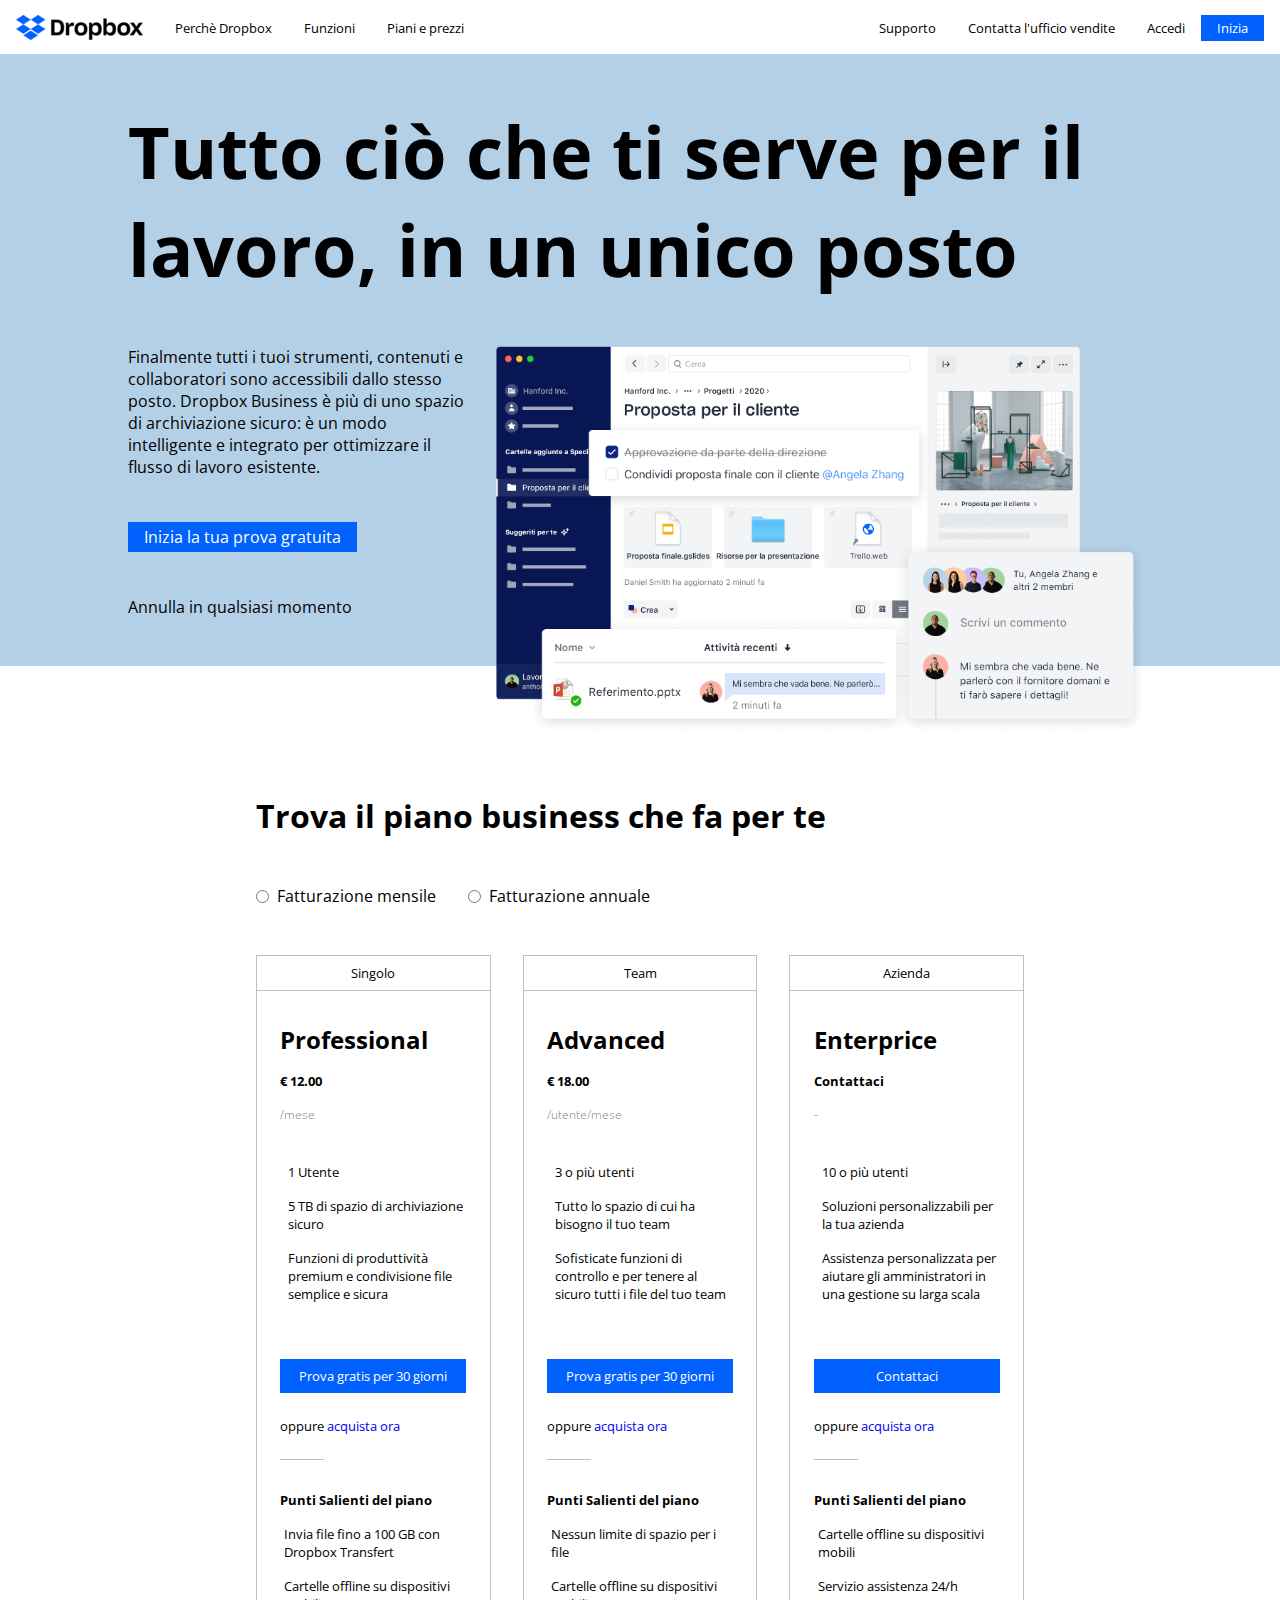
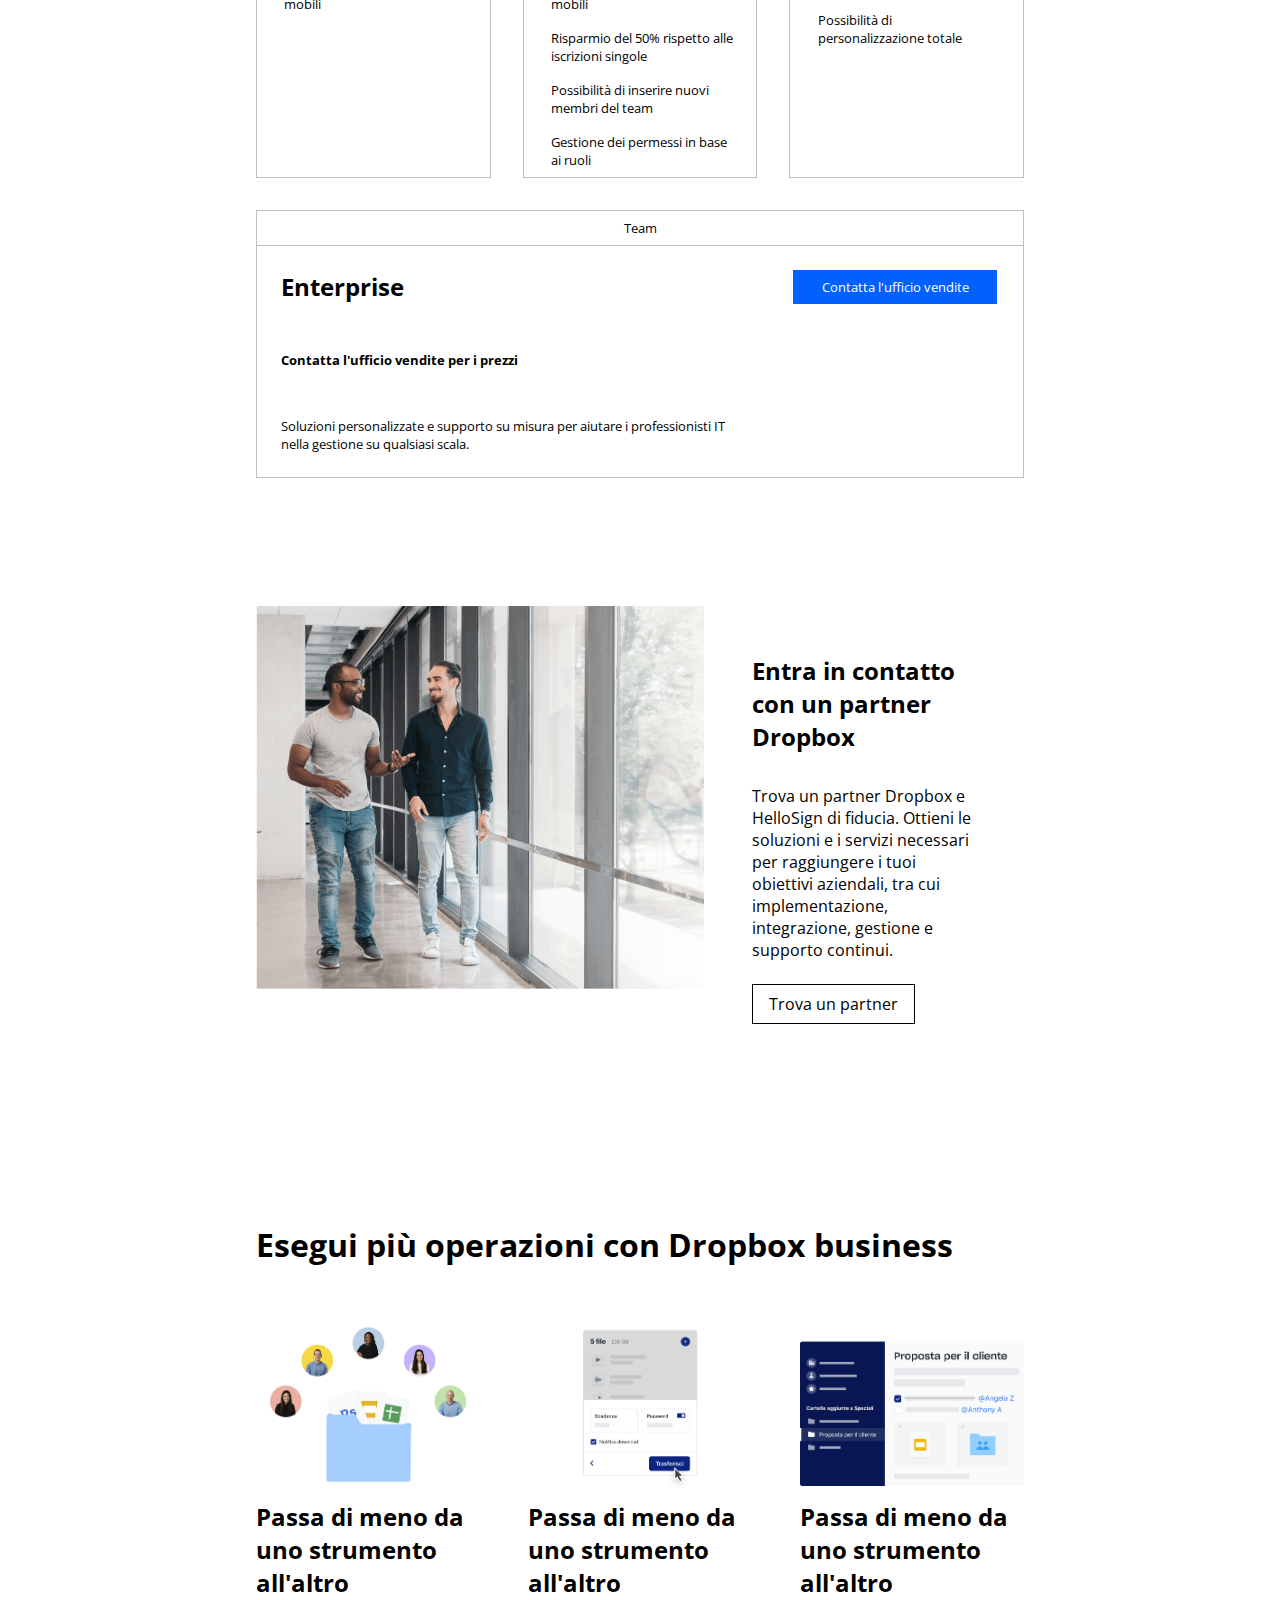
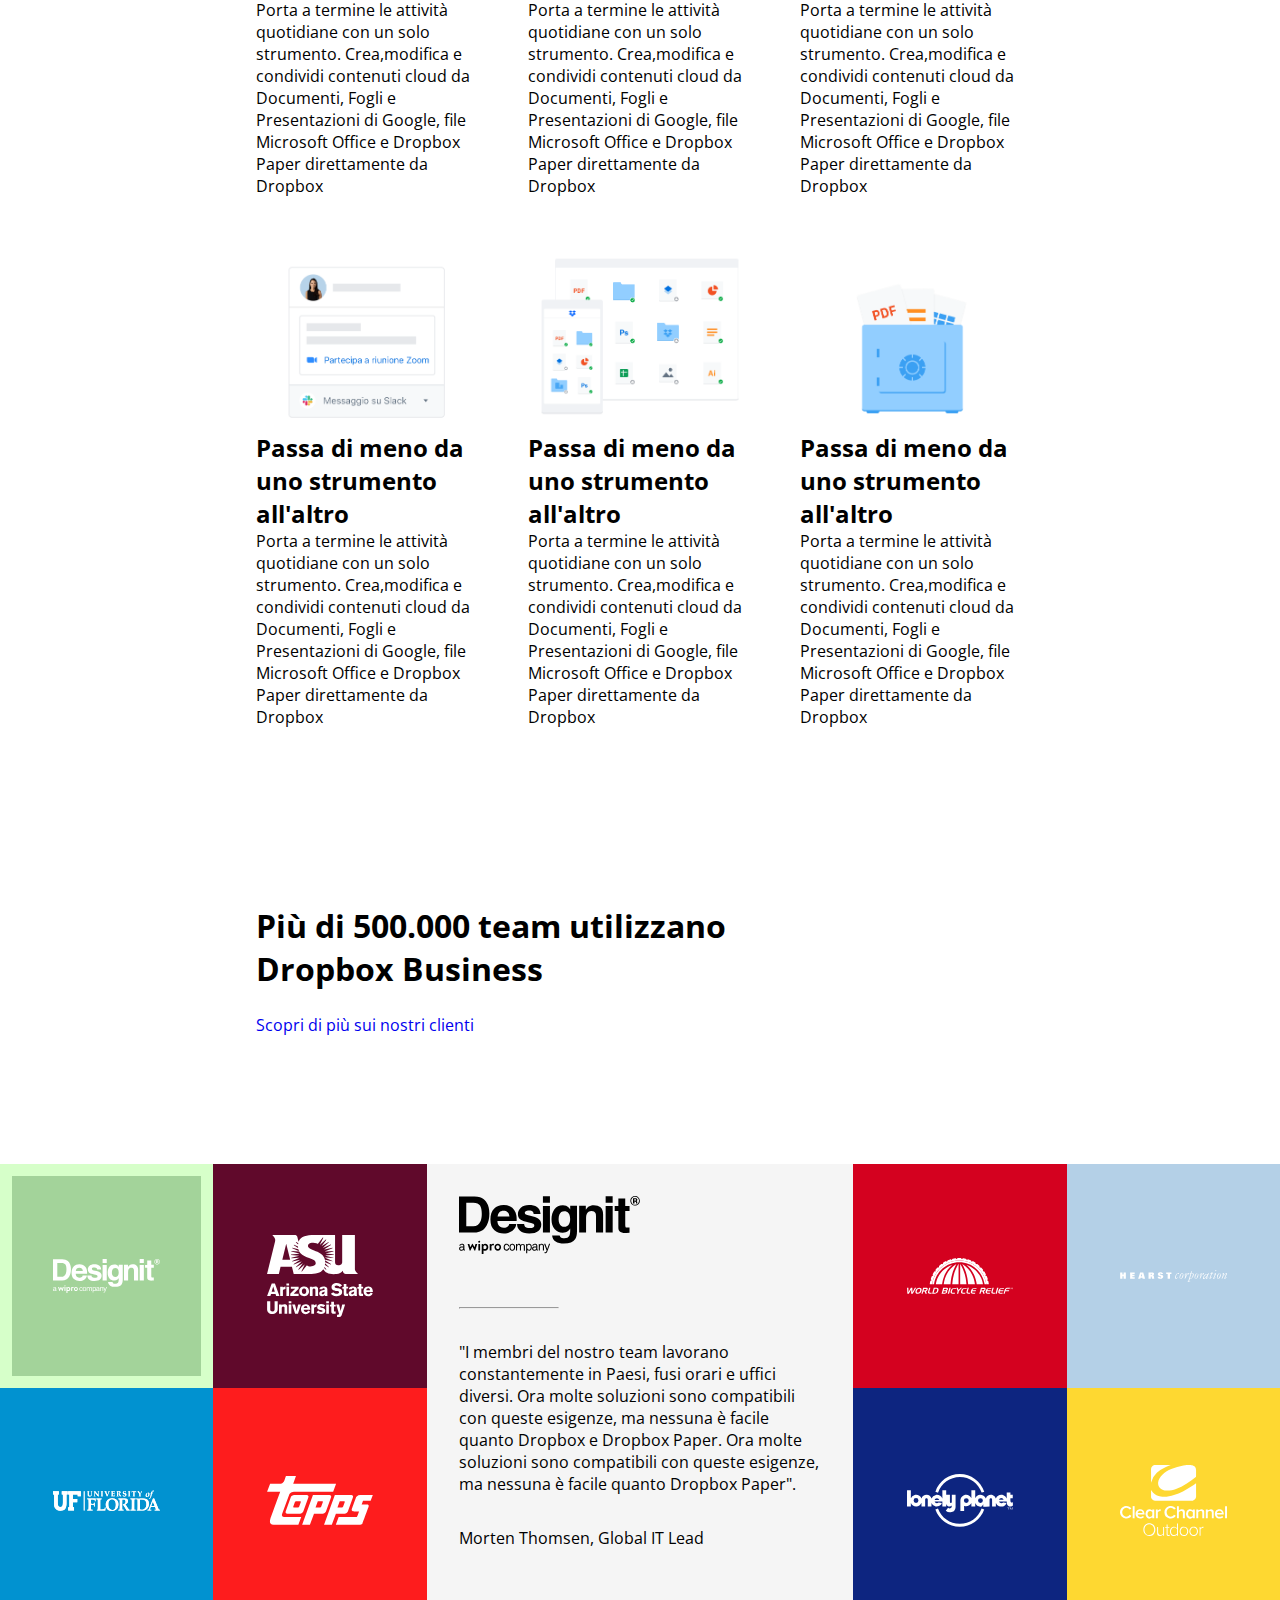
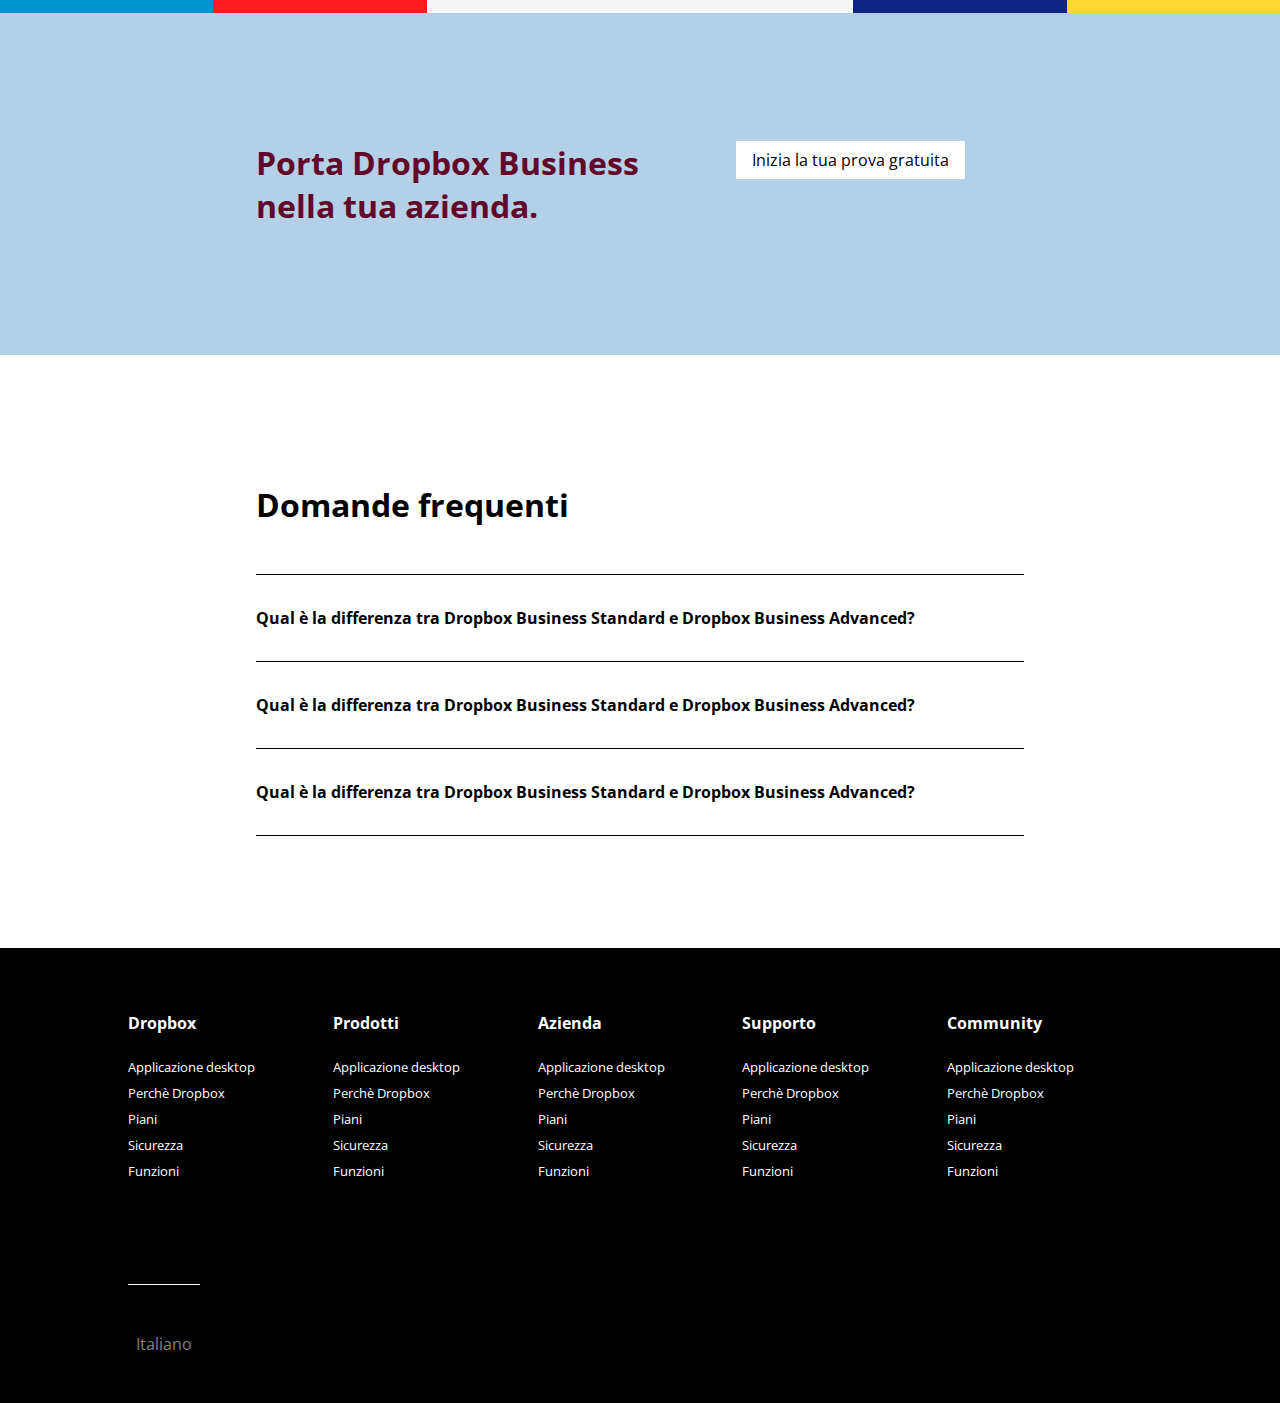
<file: index.html>
<!DOCTYPE html>
<html lang="en">
<head>
    <meta charset="UTF-8">
    <meta name="viewport" content="width=device-width, initial-scale=1.0">
    <title>DropBox</title>
    <link rel="preconnect" href="https://fonts.googleapis.com">
    <link rel="preconnect" href="https://fonts.gstatic.com" crossorigin>
    <link href="https://fonts.googleapis.com/css2?family=Open+Sans:wght@300;400;500;600;700;800&display=swap" rel="stylesheet">
    <link rel="stylesheet" href="https://cdnjs.cloudflare.com/ajax/libs/font-awesome/6.4.0/css/all.min.css" integrity="sha512-iecdLmaskl7CVkqkXNQ/ZH/XLlvWZOJyj7Yy7tcenmpD1ypASozpmT/E0iPtmFIB46ZmdtAc9eNBvH0H/ZpiBw==" crossorigin="anonymous" referrerpolicy="no-referrer" />
    <link rel="stylesheet" href="./assets/css/style.css">
    <link rel="stylesheet" href="./assets/css/bonus.css">
</head>
<body class="debu">

    <header>
        <nav class="d_flex space_between">
            <div class="left_nav col_5 d_flex items_center">
                <div class="logo d_flex items_center">
                    <a href="#">
                        <img src="./assets/img/logo-small.png" alt="logo dropbox">
                    </a>
                </div>
                <ul class="links_header unstyled_list d_flex items_center">
                    <li class="why_dropbox">
                        <a href="#">Perchè Dropbox</a>
                        <div class="hidden_menu_why_dropbox d_flex">
                            <div class="hidden_menu_col">
                                <ul class="unstyled_list">
                                    <li>
                                        <strong>Panoramica</strong>
                                    </li>
                                    <li>
                                        <a href="#">Ispirati</a>
                                    </li>
                                    <li>
                                        <a href="#">Cosa dicono i clienti</a>
                                    </li>
                                    <li>
                                        <a href="#">Integrazioni di app</a>
                                    </li>
                                    <li>
                                        <a href="#">Risorse</a>
                                    </li>
                                </ul>
                            </div>
                            <!-- /.hidden_menu_col -->

                            <div class="hidden_menu_col">
                                <ul class="unstyled_list">
                                    <li>
                                        <strong>Lavora al meglio con Dropbox</strong>
                                    </li>
                                    <li>
                                        <a href="#">Condividi file</a>
                                    </li>
                                    <li>
                                        <a href="#">Archivia e organizza</a>
                                    </li>
                                    <li>
                                        <a href="#">Proteggi i tuoi dati</a>
                                    </li>
                                    <li>
                                        <a href="#">Connetti tra loro i membri del team in remoto</a>
                                    </li>
                                    <li>
                                        <a href="#">Fai avanzare il tuo lavoro</a>
                                    </li>
                                    <li>
                                        <a href="#">Backup sempre attivo</a>
                                    </li>
                                    <li>
                                        <a href="#">Firma un documento</a>
                                    </li>
                                    <li>
                                        <a href="#">Monitora i dati analitici dei documenti</a>
                                    </li>
                                </ul>
                            </div>
                            <!-- /.hidden_menu_col -->

                        </div>
                        <!-- /.hidden_menu_why_dropbox -->

                    </li>
                    <li class="functions">
                        <a href="#">Funzioni</a>
                        <div class="hidden_menu_functions d_flex">
                            <div class="hidden_menu_col">
                                <ul class="unstyled_list">
                                    <li>
                                        <strong>Ruoli</strong>
                                    </li>
                                    <li>
                                        <a href="#">Creativi</a>
                                    </li>
                                    <li>
                                        <a href="#">Vendite</a>
                                    </li>
                                    <li>
                                        <a href="#">Marketing</a>
                                    </li>
                                    <li>
                                        <a href="#">Risorse umane</a>
                                    </li>
                                    <li>
                                        <a href="#">IT</a>
                                    </li>
                                    <li>
                                        <a href="#">Team lead</a>
                                    </li>
                                    <li>
                                        <a href="#">Personale</a>
                                    </li>
                                </ul>
                            </div>
                            <!-- /.hidden_menu_col -->

                            <div class="hidden_menu_col">
                                <ul class="unstyled_list">
                                    <li>
                                        <strong>Settori</strong>
                                    </li>
                                    <li>
                                        <a href="#">Edilizia</a>
                                    </li>
                                    <li>
                                        <a href="#">Tecnologia</a>
                                    </li>
                                    <li>
                                        <a href="#">Settore manifatturiero</a>
                                    </li>
                                    <li>
                                        <a href="#">Mass media</a>
                                    </li>
                                </ul>
                            </div>
                            <!-- /.hidden_menu_col -->
                            
                        </div>
                        <!-- /.hidden_menu_functions -->
                    </li>
                    <li>
                        <a href="./assets/link/piani.html" target="_blank">Piani e prezzi</a>
                    </li>
                </ul>
            </div>
            <!-- /.left_nav -->

            <div class="right_nav col_5 d_flex items_center flex_end">
                <ul class="links_header unstyled_list d_flex">
                    <li class="support">
                        <a href="#">Supporto</a>
                        <div class="hidden_menu_support d_flex">
                            <div class="hidden_menu_col">
                                <ul class="unstyled_list">
                                    <li>
                                        <strong>Supporto</strong>
                                    </li>
                                    <li>
                                        <a href="#">Centro assistenza</a>
                                    </li>
                                    <li>
                                        <a href="#">Forum della community</a>
                                    </li>
                                </ul>
                            </div>
                            <!-- /.hidden_menu_col -->
                        
                    </li>
                    <li class="contacts">
                        <a href="#">Contatta l'ufficio vendite</a>
                        <div class="hidden_menu_contacts d_flex">

                            <div class="hidden_menu_col">
                                <ul class="unstyled_list">
                                    <li>
                                        <strong>Contatta l'ufficio vendite</strong>
                                    </li>
                                    <li>
                                        <a href="#">Invia email</a>
                                    </li>
                                    <li>
                                        <a href="#">Chat</a>
                                    </li>
                                    <li>
                                        <a href="#">+39 029953412</a>
                                    </li>
                                </ul>
                            </div>
                            <!-- /.hidden_menu_col -->

                        </div>
                        <!-- /.hidden_menu_contacts -->
                    </li>
                    <li>
                        <a href="./assets/link/login.html" target="_blank">Accedi</a>
                    </li>
                </ul>

                <div class="btn_blue">
                    <a href="./assets/link/login.html" target="_blank">Inizia</a>
                </div>
            </div>
            <!-- /.right_nav -->

        </nav>
        <!-- /nav -->

    </header>
    <!-- /header -->

    <main>
        
        <section id="jumbo">
            <div class="container_centered p_top_6">
                <div id="jumbo_head">
                    <h2>Tutto ciò che ti serve per il lavoro, in un unico posto</h2>
                </div>
                <div id="jumbo_content" class="d_flex p_top_6">
                    <div id="jumbo_description" class="col_4">
                        <div>
                            <p>
                                Finalmente tutti i tuoi strumenti, contenuti e collaboratori sono accessibili dallo stesso posto. Dropbox Business è più di uno spazio di archiviazione sicuro: è un modo intelligente e integrato per ottimizzare il flusso di lavoro esistente.
                            </p>
                        </div>
                        <div class="btn_blue">
                            <a href="./assets/link/login.html" target="_blank">Inizia la tua prova gratuita</a>
                        </div>
                        <div>Annulla in qualsiasi momento</div>
                        <div>
                            <a href="#planes">
                                <i class="fa-solid fa-arrow-down fa-2xl"></i>
                            </a>
                        </div>
                    </div>
                    <div id="jumbo_img" class="col_8">
                        <img width="100%" src="./assets/img/jumbo.png" alt="immagine jumbotron">
                    </div>
                </div>
            </div>
        </section>
        <!-- /#jumbo -->


        <section id="planes" class="p_top_16">
            <div class="container_centered_xs">
                <h3>
                    Trova il piano business che fa per te
                </h3>
                <div id="billing" class="d_flex gap_4 pad_y_6">
                    <div class="d_flex items_center gap_1">
                        <input type="radio" name="billing" value="month">Fatturazione mensile
                    </div>
                    <div class="d_flex items_center gap_1">
                        <input type="radio" name="billing" value="year">Fatturazione annuale
                    </div>
                </div>
                <!-- /#billing -->

                <div class="row d_flex gap_4">

                    <div class="col_4 plane_col">

                        <div class="text_center name_plane">
                            <i class="fa-solid fa-user"></i>
                            <span>Singolo</span>
                        </div>
    
                        <div class="container_centered">
                            <div class="plane_block p_top_3">
                                <div>
                                    <h4>Professional</h4>
                                </div>
        
                                <div>
                                    <strong>&euro; 12.00</strong>
                                </div>
        
                                <div class="term">
                                    /mese
                                </div>
                            </div>

                            <div class="plane_block p_top_3">
                                <div class="d_flex gap_1">
                                    <div>
                                        <i class="fa-solid fa-user"></i>
                                    </div>
                                    1 Utente
                                </div>
        
                                <div class="d_flex gap_1">
                                    <div>
                                        <i class="fa-solid fa-folder"></i>
                                    </div>
                                    5 TB di spazio di archiviazione sicuro
                                </div>
        
                                <div class="d_flex gap_1">
                                    <div>
                                        <i class="fa-solid fa-share-nodes"></i>
                                    </div>
                                    Funzioni di produttività premium e condivisione file semplice e sicura
                                </div>
                            </div>

                            <div class="links">
                                <div class="btn_blue_big p_top_6">
                                    <a href="#">Prova gratis per 30 giorni</a>
                                </div> 
                            </div>

                            <div class="p_top_3 ">
                                <span>oppure</span>
                                <a href="#">acquista ora</a>
                            </div>

                            <div class="plane_block p_top_6">
                                <div >
                                    <strong>Punti Salienti del piano</strong>
                                </div>
        
                                <div class="d_flex">
                                    <div>
                                        <i class="fa-solid fa-check fa-lg"></i>
                                    </div>
                                    <div>Invia file fino a 100 GB con Dropbox Transfert</div>
                                </div>
        
                                <div class="d_flex">
                                    <div>
                                        <i class="fa-solid fa-check fa-lg"></i>
                                    </div>
                                    <div>Cartelle offline su dispositivi mobili</div>
                                </div>
                            </div>
                        </div>
                    </div>
                    <!-- /.col_4 -->

                    <div class="col_4 plane_col">

                        <div class="text_center name_plane">
                            <i class="fa-solid fa-users"></i>
                            <span>Team</span>
                        </div>

                        <div class="container_centered">
                            <div class="plane_block p_top_3">
                                <div>
                                    <h4>Advanced</h4>
                                </div>
        
                                <div>
                                    <strong>&euro; 18.00</strong>
                                </div>
        
                                <div class="term">
                                    /utente/mese
                                </div>
                            </div>
    
                            <div class="plane_block p_top_3">
                                <div class="d_flex gap_1">
                                    <div>
                                        <i class="fa-solid fa-users"></i>
                                    </div>
                                    3 o più utenti
                                </div>
        
                                <div class="d_flex gap_1">
                                    <div>
                                        <i class="fa-solid fa-folder"></i>
                                    </div>
                                    Tutto lo spazio di cui ha bisogno il tuo team
                                </div>
        
                                <div class="d_flex gap_1">
                                    <div>
                                        <i class="fa-solid fa-share-nodes"></i>
                                    </div>
                                    Sofisticate funzioni di controllo e per tenere al sicuro tutti i file del tuo team
                                </div>
                            </div>
    
                            <div class="links">
                                <div class="btn_blue_big p_top_6">
                                    <a href="#">Prova gratis per 30 giorni</a>
                                </div>
                            </div>
                            
                            <div class="p_top_3 ">
                                <span>oppure</span>
                                <a href="#">acquista ora</a>
                            </div>
    
                            <div class="plane_block p_top_6">
                                <div >
                                    <strong>Punti Salienti del piano</strong>
                                </div>
        
                                <div class="d_flex">
                                    <div>
                                        <i class="fa-solid fa-check fa-lg"></i>
                                    </div>
                                    <div>Nessun limite di spazio per i file</div>
                                </div>
        
                                <div class="d_flex">
                                    <div>
                                        <i class="fa-solid fa-check fa-lg"></i>
                                    </div>
                                    <div>Cartelle offline su dispositivi mobili</div>
                                </div>
    
                                <div class="d_flex">
                                    <div>
                                        <i class="fa-solid fa-check fa-lg"></i>
                                    </div>
                                    <div>Risparmio del 50% rispetto alle iscrizioni singole</div>
                                </div>
                                
                                <div class="d_flex">
                                    <div>
                                        <i class="fa-solid fa-check fa-lg"></i>
                                    </div>
                                    <div>Possibilità di inserire nuovi membri del team</div>
                                </div>
                                
                                <div class="d_flex">
                                    <div>
                                        <i class="fa-solid fa-check fa-lg"></i>
                                    </div>
                                    <div>Gestione dei permessi in base ai ruoli</div>
                                </div>
                            </div>
                        </div>
                    </div>
                    <!-- /.col_4 -->

                    <div class="col_4 plane_col">

                        <div class="text_center name_plane">
                            <i class="fa-solid fa-building"></i>
                            <span>Azienda</span>
                        </div>

                        <div class="container_centered">
                            <div class="plane_block p_top_3">
                                <div>
                                    <h4>Enterprice</h4>
                                </div>
        
                                <div>
                                    <strong>Contattaci</strong>
                                </div>
        
                                <div class="term">
                                    -
                                </div>
                            </div>
    
                            <div class="plane_block p_top_3">
                                <div class="d_flex gap_1">
                                    <div>
                                        <i class="fa-solid fa-user"></i>
                                    </div>
                                    10 o più utenti
                                </div>
        
                                <div class="d_flex gap_1">
                                    <div>
                                        <i class="fa-solid fa-folder"></i>
                                    </div>
                                    Soluzioni personalizzabili per la tua azienda
                                </div>
        
                                <div class="d_flex gap_1">
                                    <div>
                                        <i class="fa-solid fa-share-nodes"></i>
                                    </div>
                                    Assistenza personalizzata per aiutare gli amministratori in una gestione su larga scala
                                </div>
                            </div>
    
                            <div class="links">
                                <div class="btn_blue_big p_top_6">
                                    <a href="#">Contattaci</a>
                                </div>
                            </div>
    
                            <div class="p_top_3 ">
                                <span>oppure</span>
                                <a href="#">acquista ora</a>
                            </div>
    
                            <div class="plane_block p_top_6">
                                <div >
                                    <strong>Punti Salienti del piano</strong>
                                </div>
        
                                <div class="d_flex">
                                    <div>
                                        <i class="fa-solid fa-check fa-lg"></i>
                                    </div>
                                    <div>Cartelle offline su dispositivi mobili</div>
                                </div>
        
                                <div class="d_flex">
                                    <div>
                                        <i class="fa-solid fa-check fa-lg"></i>
                                    </div>
                                    <div>Servizio assistenza 24/h</div>
                                </div>
                                
                                <div class="d_flex">
                                    <div>
                                        <i class="fa-solid fa-check fa-lg"></i>
                                    </div>
                                    <div>Possibilità di personalizzazione totale</div>
                                </div>
                            </div>
                        </div>
                    </div>
                    <!-- /.col_4 -->
                </div>
                <!-- /.row -->

                <div id="enterprise">
                    <div class="text_center name_plane">
                        <i class="fa-solid fa-building"></i>
                        <span>Team</span>
                    </div>

                    <div class="row d_flex">
                        <div class="col_8">
                            <div>
                                <h4>Enterprise</h4>
                            </div>
                            <div>
                                <strong>
                                    Contatta l'ufficio vendite per i prezzi
                                </strong>
                            </div>
                            <div>
                                Soluzioni personalizzate e supporto su misura per aiutare i professionisti IT nella gestione su qualsiasi scala.
                            </div>
                        </div>
                        <!-- /col_8 -->

                        <div class="col_4">
                            <div class="btn_blue_big p_top_3">
                                <a href="#">Contatta l'ufficio vendite</a>
                            </div>
                        </div>
                        <!-- /.col_4 -->

                    </div>

                </div>
                <!-- /#enterprise -->
            </div>
        </section>
        <!-- /#planes -->


        <section id="partner" class="p_top_16">
            <div class="container_centered_xs">
                <div class="row d_flex">
                    <div class="col_7">
                        <img width="100%" src="./assets/img/partner.png" alt="">
                    </div>
                    <!-- /col_7 -->

                    <div class="col_5">
                        <div>
                            <h4>
                                Entra in contatto con un partner Dropbox
                            </h4>
                        </div>
                        <div>
                            Trova un partner Dropbox e HelloSign di fiducia. Ottieni le soluzioni e i servizi necessari per raggiungere i tuoi obiettivi aziendali, tra cui implementazione, integrazione, gestione e supporto continui.
                        </div>
                        <div class="btn_light">
                            <a href="#">Trova un partner</a>
                        </div>
                    </div>
                    <!-- /.col_5 -->

                </div>
                <!-- /.row -->

            </div>
        </section>
        <!-- /#partner -->


        <section id="operations"  class="p_top_16">
            <div class="container_centered_xs">
                <div>
                    <h3>Esegui più operazioni con Dropbox business</h3>
                </div>

                <div class="row d_flex wrap p_top_3">
                    <div class="col_4">
                        <div>
                            <img width="100%" src="./assets/img/business-feature-switching-tools.png" alt="">
                        </div>

                        <div>
                            <h4>
                                Passa di meno da uno strumento all'altro
                            </h4>
                        </div>

                        <div>
                            Porta a termine le attività quotidiane con un solo strumento. Crea,modifica e condividi contenuti cloud da Documenti, Fogli e Presentazioni di Google, file Microsoft Office e Dropbox Paper direttamente da Dropbox
                        </div>

                    </div>
                    <!-- /.col_4 -->

                    <div class="col_4">
                        <div>
                            <img width="100%" src="./assets/img/business-feature-send-files-it.png" alt="">
                        </div>

                        <div>
                            <h4>
                                Passa di meno da uno strumento all'altro
                            </h4>
                        </div>

                        <div>
                            Porta a termine le attività quotidiane con un solo strumento. Crea,modifica e condividi contenuti cloud da Documenti, Fogli e Presentazioni di Google, file Microsoft Office e Dropbox Paper direttamente da Dropbox
                        </div>

                    </div>
                    <!-- /.col_4 -->

                    <div class="col_4">
                        <div>
                            <img width="100%" src="./assets/img/business-feature-coordinate-it.png" alt="">
                        </div>

                        <div>
                            <h4>
                                Passa di meno da uno strumento all'altro
                            </h4>
                        </div>

                        <div>
                            Porta a termine le attività quotidiane con un solo strumento. Crea,modifica e condividi contenuti cloud da Documenti, Fogli e Presentazioni di Google, file Microsoft Office e Dropbox Paper direttamente da Dropbox
                        </div>

                    </div>
                    <!-- /.col_4 -->

                    <div class="col_4">
                        <div>
                            <img width="100%" src="./assets/img/business-feature-integrations-it.png" alt="">
                        </div>

                        <div>
                            <h4>
                                Passa di meno da uno strumento all'altro
                            </h4>
                        </div>

                        <div>
                            Porta a termine le attività quotidiane con un solo strumento. Crea,modifica e condividi contenuti cloud da Documenti, Fogli e Presentazioni di Google, file Microsoft Office e Dropbox Paper direttamente da Dropbox
                        </div>

                    </div>
                    <!-- /.col_4 -->

                    <div class="col_4">
                        <div>
                            <img width="100%" src="./assets/img/business-feature-multi-device.png" alt="">
                        </div>

                        <div>
                            <h4>
                                Passa di meno da uno strumento all'altro
                            </h4>
                        </div>

                        <div>
                            Porta a termine le attività quotidiane con un solo strumento. Crea,modifica e condividi contenuti cloud da Documenti, Fogli e Presentazioni di Google, file Microsoft Office e Dropbox Paper direttamente da Dropbox
                        </div>

                    </div>
                    <!-- /.col_4 -->

                    <div class="col_4">
                        <div>
                            <img width="100%" src="./assets/img/business-feature-security.png" alt="">
                        </div>

                        <div>
                            <h4>
                                Passa di meno da uno strumento all'altro
                            </h4>
                        </div>

                        <div>
                            Porta a termine le attività quotidiane con un solo strumento. Crea,modifica e condividi contenuti cloud da Documenti, Fogli e Presentazioni di Google, file Microsoft Office e Dropbox Paper direttamente da Dropbox
                        </div>

                    </div>
                    <!-- /.col_4 -->

                </div>
            </div>
        </section>
        <!-- #operations -->


        <section id="clients" class="p_top_16">
            <div class="container_centered_xs">
                <div class="col_8">
                    <div class="p_top_3">
                        <h3>
                            Più di 500.000 team utilizzano Dropbox Business
                        </h3>
                    </div>
    
                    <div class="p_top_3">
                        <a href="#">Scopri di più sui nostri clienti</a>
                    </div>
                </div>
            </div>

            <div id="container_box_client" class="d_flex p_top_16">
                <div class="left_box col_4 d_flex wrap">
                    <div class="square_1">
                        <img src="./assets/img/designit.svg" alt="logo designit">
                    </div>
                    <div class="square_2">
                        <img src="./assets/img/arizona_state_university.svg" alt="logo arizona state university">
                    </div>
                    <div class="square_3">
                        <img src="./assets/img/university_of_florida.svg" alt="logo univerity of florida">
                    </div>
                    <div class="square_4">
                        <img src="./assets/img/topps.svg" alt="logo topps">
                    </div>
                </div>
                <!-- /.left_box -->

                <div class="description_box col_4">
                    <div>
                        <img src="./assets/img/designit.svg" alt="logo designit">
                        <hr>
                    </div>

                    <div>
                        "I membri del nostro team lavorano constantemente in Paesi, fusi orari e uffici diversi. Ora molte soluzioni sono compatibili con queste esigenze, ma nessuna è facile quanto Dropbox e Dropbox Paper. Ora molte soluzioni sono compatibili con queste esigenze, ma nessuna è facile quanto Dropbox Paper".
                    </div>

                    <div>
                        Morten Thomsen, Global IT Lead
                    </div>
                </div>
                <!-- /.description_box -->

                <div class="right_box col_4 d_flex wrap">
                    <div class="square_5">
                        <img src="./assets/img/world_bicycle_relief.svg" alt="logo world bicycle relief">
                    </div>
                    <div class="square_6">
                        <img src="./assets/img/hearst_corp.svg" alt="logo hearst corp">
                    </div>
                    <div class="square_7">
                        <img src="./assets/img/lonely_planet.svg" alt="logo lonely planet">
                    </div>
                    <div class="square_8">
                        <img src="./assets/img/clear_channel.svg" alt="logo clear channel">
                    </div>
                </div>
                <!-- /.right_box -->

            </div>
            <!-- /.container_box_client -->

            <div id="business">
                <div class="container_centered_xs d_flex">
                    <div class="col_6">
                        <h3>Porta Dropbox Business nella tua azienda.</h3>
                    </div>
                    <div class="col_6">
                        <div class="btn_light d_flex">
                            <a href="#">Inizia la tua prova gratuita</a>
                        </div>
                    </div>
                </div>
            </div>
        </section>
        <!-- /#clients -->

        <section id="faq" class="p_top_16">
            <div class="container_centered_xs">
                <div>
                    <h3>Domande frequenti</h3>
                </div>

                <div class="question_row">
                    <div class=" d_flex space_between items_center">
                        <div class="question">
                            Qual è la differenza tra Dropbox Business Standard e Dropbox Business Advanced?
                        </div>
                        <div class="arrow">
                            <i class="fa-solid fa-chevron-down fa-xs"></i>
                            <i class="fa-solid fa-chevron-up fa-xs"></i>
                        </div>
                    </div>
                    <div class="answer p_top_4">
                        Lorem ipsum dolor sit amet consectetur adipisicing elit. Totam a veritatis placeat alias deleniti esse excepturi amet blanditiis quidem doloremque. Repudiandae ipsa magni ullam quas aperiam. Voluptatem aliquid temporibus neque.
                    </div>
                </div>

                <div class="question_row">
                    <div class=" d_flex space_between items_center">
                        <div class="question">
                            Qual è la differenza tra Dropbox Business Standard e Dropbox Business Advanced?
                        </div>
                        <div class="arrow">
                            <i class="fa-solid fa-chevron-down fa-xs"></i>
                            <i class="fa-solid fa-chevron-up fa-xs"></i>
                        </div>
                    </div>
                    <div class="answer p_top_4">
                        Lorem ipsum dolor sit amet consectetur adipisicing elit. Harum a officia assumenda hic quod neque voluptas esse porro, quia, accusamus nemo fugiat unde tempore ipsum sint. Ducimus rerum dignissimos praesentium?
                    </div>
                </div>

                <div class="question_row">
                    <div class=" d_flex space_between items_center">
                        <div class="question">
                            Qual è la differenza tra Dropbox Business Standard e Dropbox Business Advanced?
                        </div>
                        <div class="arrow">
                            <i class="fa-solid fa-chevron-down fa-xs"></i>
                            <i class="fa-solid fa-chevron-up fa-xs"></i>
                        </div>
                    </div>
                    <div class="answer p_top_4">
                        Lorem ipsum dolor sit amet consectetur adipisicing elit. Impedit consequuntur eveniet optio voluptate voluptas eum ipsa quidem sed aspernatur maiores ratione error adipisci earum doloribus, nihil, commodi soluta autem consectetur!
                    </div>
                </div>
            </div>
        </section>
        <!-- /#faq -->
        
    </main>
    <!-- /main -->

    <footer>
        <div class="container_centered">
            <div class="footer_top d_flex">
                <div>
                    <ul class="unstyled_list">
                        <li>
                            <h4>Dropbox</h4>
                        </li>
                        <li>
                            <a href="#">Applicazione desktop</a>
                        </li>
                        <li>
                            <a href="#">Perchè Dropbox</a>
                        </li>
                        <li>
                            <a href="#">Piani</a>
                        </li>
                        <li>
                            <a href="#">Sicurezza</a>
                        </li>
                        <li>
                            <a href="#">Funzioni</a>
                        </li>
                    </ul>
                </div>
                <div>
                    <ul class="unstyled_list">
                        <li>
                            <h4>Prodotti</h4>
                        </li>
                        <li>
                            <a href="#">Applicazione desktop</a>
                        </li>
                        <li>
                            <a href="#">Perchè Dropbox</a>
                        </li>
                        <li>
                            <a href="#">Piani</a>
                        </li>
                        <li>
                            <a href="#">Sicurezza</a>
                        </li>
                        <li>
                            <a href="#">Funzioni</a>
                        </li>
                    </ul>
                </div>
                <div>
                    <ul class="unstyled_list">
                        <li>
                            <h4>Azienda</h4>
                        </li>
                        <li>
                            <a href="#">Applicazione desktop</a>
                        </li>
                        <li>
                            <a href="#">Perchè Dropbox</a>
                        </li>
                        <li>
                            <a href="#">Piani</a>
                        </li>
                        <li>
                            <a href="#">Sicurezza</a>
                        </li>
                        <li>
                            <a href="#">Funzioni</a>
                        </li>
                    </ul>
                </div>
                <div>
                    <ul class="unstyled_list">
                        <li>
                            <h4>Supporto</h4>
                        </li>
                        <li>
                            <a href="#">Applicazione desktop</a>
                        </li>
                        <li>
                            <a href="#">Perchè Dropbox</a>
                        </li>
                        <li>
                            <a href="#">Piani</a>
                        </li>
                        <li>
                            <a href="#">Sicurezza</a>
                        </li>
                        <li>
                            <a href="#">Funzioni</a>
                        </li>
                    </ul>
                </div>
                <div>
                    <ul class="unstyled_list">
                        <li>
                            <h4>Community</h4>
                        </li>
                        <li>
                            <a href="#">Applicazione desktop</a>
                        </li>
                        <li>
                            <a href="#">Perchè Dropbox</a>
                        </li>
                        <li>
                            <a href="#">Piani</a>
                        </li>
                        <li>
                            <a href="#">Sicurezza</a>
                        </li>
                        <li>
                            <a href="#">Funzioni</a>
                        </li>
                    </ul>
                </div>
            </div>
            <!-- /.footer_top -->

            <div class="footer_bottom">
                <div class="language d_flex gap_1">
                    <div>
                        <i class="fa-solid fa-earth-americas"></i>
                    </div>
                    <div>Italiano</div>
                    <div>
                        <i class="fa-solid fa-sort-up fa-2xs"></i>
                    </div>
                </div>
            </div>
            <!-- /.footer_bottom -->

        </div>
    </footer>
    <!-- /footer -->

</body>
</html>
</file>
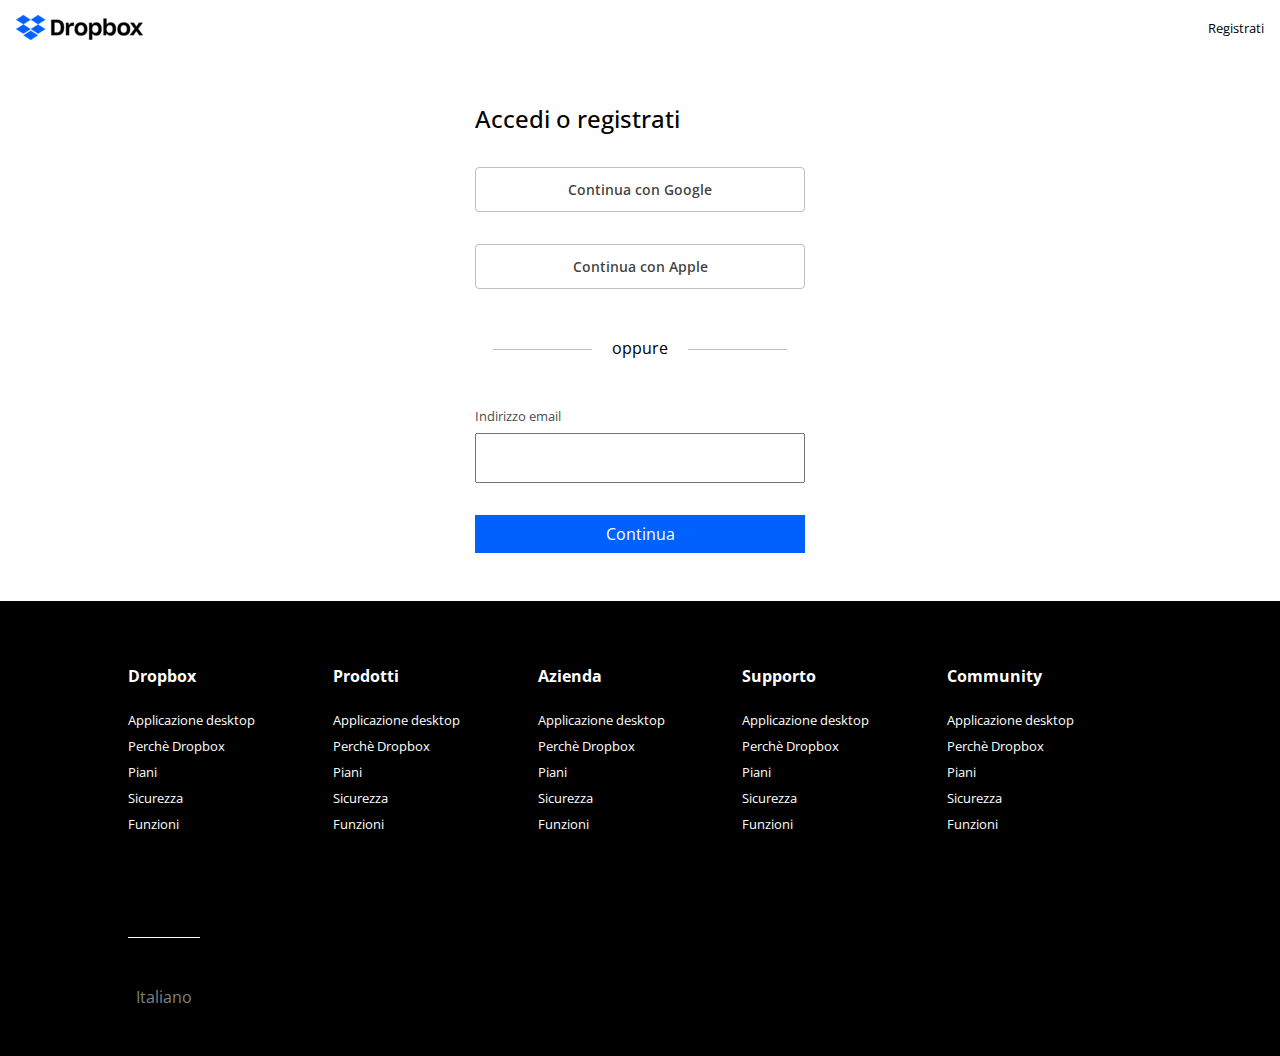
<file: assets/link/login.html>
<!DOCTYPE html>
<html lang="en">
<head>
    <meta charset="UTF-8">
    <meta name="viewport" content="width=device-width, initial-scale=1.0">
    <title>Login Droppox</title>
    <link rel="preconnect" href="https://fonts.googleapis.com">
    <link rel="preconnect" href="https://fonts.gstatic.com" crossorigin>
    <link href="https://fonts.googleapis.com/css2?family=Open+Sans:wght@300;400;500;600;700;800&display=swap" rel="stylesheet">
    <link rel="stylesheet" href="https://cdnjs.cloudflare.com/ajax/libs/font-awesome/6.4.0/css/all.min.css" integrity="sha512-iecdLmaskl7CVkqkXNQ/ZH/XLlvWZOJyj7Yy7tcenmpD1ypASozpmT/E0iPtmFIB46ZmdtAc9eNBvH0H/ZpiBw==" crossorigin="anonymous" referrerpolicy="no-referrer" />
    <link rel="stylesheet" href="../css/style.css">
    <link rel="stylesheet" href="../css/bonus.css">
</head>
<body>
    <header>
        <nav class="d_flex space_between">
            <div class="left_nav col_5 d_flex items_center">
                <div class="logo d_flex items_center">
                    <a href="#">
                        <img src="../img/logo-small.png" alt="logo dropbox">
                    </a>
                </div>
            </div>
            <!-- /.left_nav -->

            <div class="right_nav col_5 d_flex items_center flex_end">
                <ul class="links_header unstyled_list d_flex">
                    <li>
                        <a href="#">Registrati</a>
                    </li>
                </ul>
            </div>
            <!-- /.right_nav -->

        </nav>
        <!-- /nav -->

    </header>
    <!-- /header -->

    <main>
        <div class="container_login">
            <div class="enter">
                <h3>Accedi o registrati</h3>
                <div>
                    <div class="google d_flex items_center">
                        <span>
                            <i class="fa-brands fa-google fa-lg"></i>
                        </span>
    
                        <a href="#">
                            Continua con Google
                        </a>
                    </div>

                    <div class="apple d_flex items_center">
                        <span>
                            <i class="fa-brands fa-apple fa-lg"></i>
                        </span>
    
                        <a href="#">
                            Continua con Apple
                        </a>
                    </div>
                </div>
            </div>
            <!-- /.enter -->

            <div class="or">
                <div>
                    <span>oppure</span>
                </div>
            </div>

            <div class="sign_in">
                <div class="email">
                    <div>Indirizzo email</div>
                    
                    <form action="#">
                        <input type="text" name="" id="">
                    </form>
                </div>
                <!-- /.email -->

                <div class="btn_blue_big">
                    <a href="#">Continua</a>
                </div>
            </div>
            <!-- /sign_in -->

        </div>
        <!-- /.container_login -->
    </main>
    <!-- /.main -->

    <footer>
        <div class="container_centered">
            <div class="footer_top d_flex">
                <div>
                    <ul class="unstyled_list">
                        <li>
                            <h4>Dropbox</h4>
                        </li>
                        <li>
                            <a href="#">Applicazione desktop</a>
                        </li>
                        <li>
                            <a href="#">Perchè Dropbox</a>
                        </li>
                        <li>
                            <a href="#">Piani</a>
                        </li>
                        <li>
                            <a href="#">Sicurezza</a>
                        </li>
                        <li>
                            <a href="#">Funzioni</a>
                        </li>
                    </ul>
                </div>
                <div>
                    <ul class="unstyled_list">
                        <li>
                            <h4>Prodotti</h4>
                        </li>
                        <li>
                            <a href="#">Applicazione desktop</a>
                        </li>
                        <li>
                            <a href="#">Perchè Dropbox</a>
                        </li>
                        <li>
                            <a href="#">Piani</a>
                        </li>
                        <li>
                            <a href="#">Sicurezza</a>
                        </li>
                        <li>
                            <a href="#">Funzioni</a>
                        </li>
                    </ul>
                </div>
                <div>
                    <ul class="unstyled_list">
                        <li>
                            <h4>Azienda</h4>
                        </li>
                        <li>
                            <a href="#">Applicazione desktop</a>
                        </li>
                        <li>
                            <a href="#">Perchè Dropbox</a>
                        </li>
                        <li>
                            <a href="#">Piani</a>
                        </li>
                        <li>
                            <a href="#">Sicurezza</a>
                        </li>
                        <li>
                            <a href="#">Funzioni</a>
                        </li>
                    </ul>
                </div>
                <div>
                    <ul class="unstyled_list">
                        <li>
                            <h4>Supporto</h4>
                        </li>
                        <li>
                            <a href="#">Applicazione desktop</a>
                        </li>
                        <li>
                            <a href="#">Perchè Dropbox</a>
                        </li>
                        <li>
                            <a href="#">Piani</a>
                        </li>
                        <li>
                            <a href="#">Sicurezza</a>
                        </li>
                        <li>
                            <a href="#">Funzioni</a>
                        </li>
                    </ul>
                </div>
                <div>
                    <ul class="unstyled_list">
                        <li>
                            <h4>Community</h4>
                        </li>
                        <li>
                            <a href="#">Applicazione desktop</a>
                        </li>
                        <li>
                            <a href="#">Perchè Dropbox</a>
                        </li>
                        <li>
                            <a href="#">Piani</a>
                        </li>
                        <li>
                            <a href="#">Sicurezza</a>
                        </li>
                        <li>
                            <a href="#">Funzioni</a>
                        </li>
                    </ul>
                </div>
            </div>
            <!-- /.footer_top -->

            <div class="footer_bottom">
                <div class="language d_flex gap_1">
                    <div>
                        <i class="fa-solid fa-earth-americas"></i>
                    </div>
                    <div>Italiano</div>
                    <div>
                        <i class="fa-solid fa-sort-up fa-2xs"></i>
                    </div>
                </div>
            </div>
            <!-- /.footer_bottom -->

        </div>
    </footer>
    <!-- /footer -->
</body>
</html>
</file>
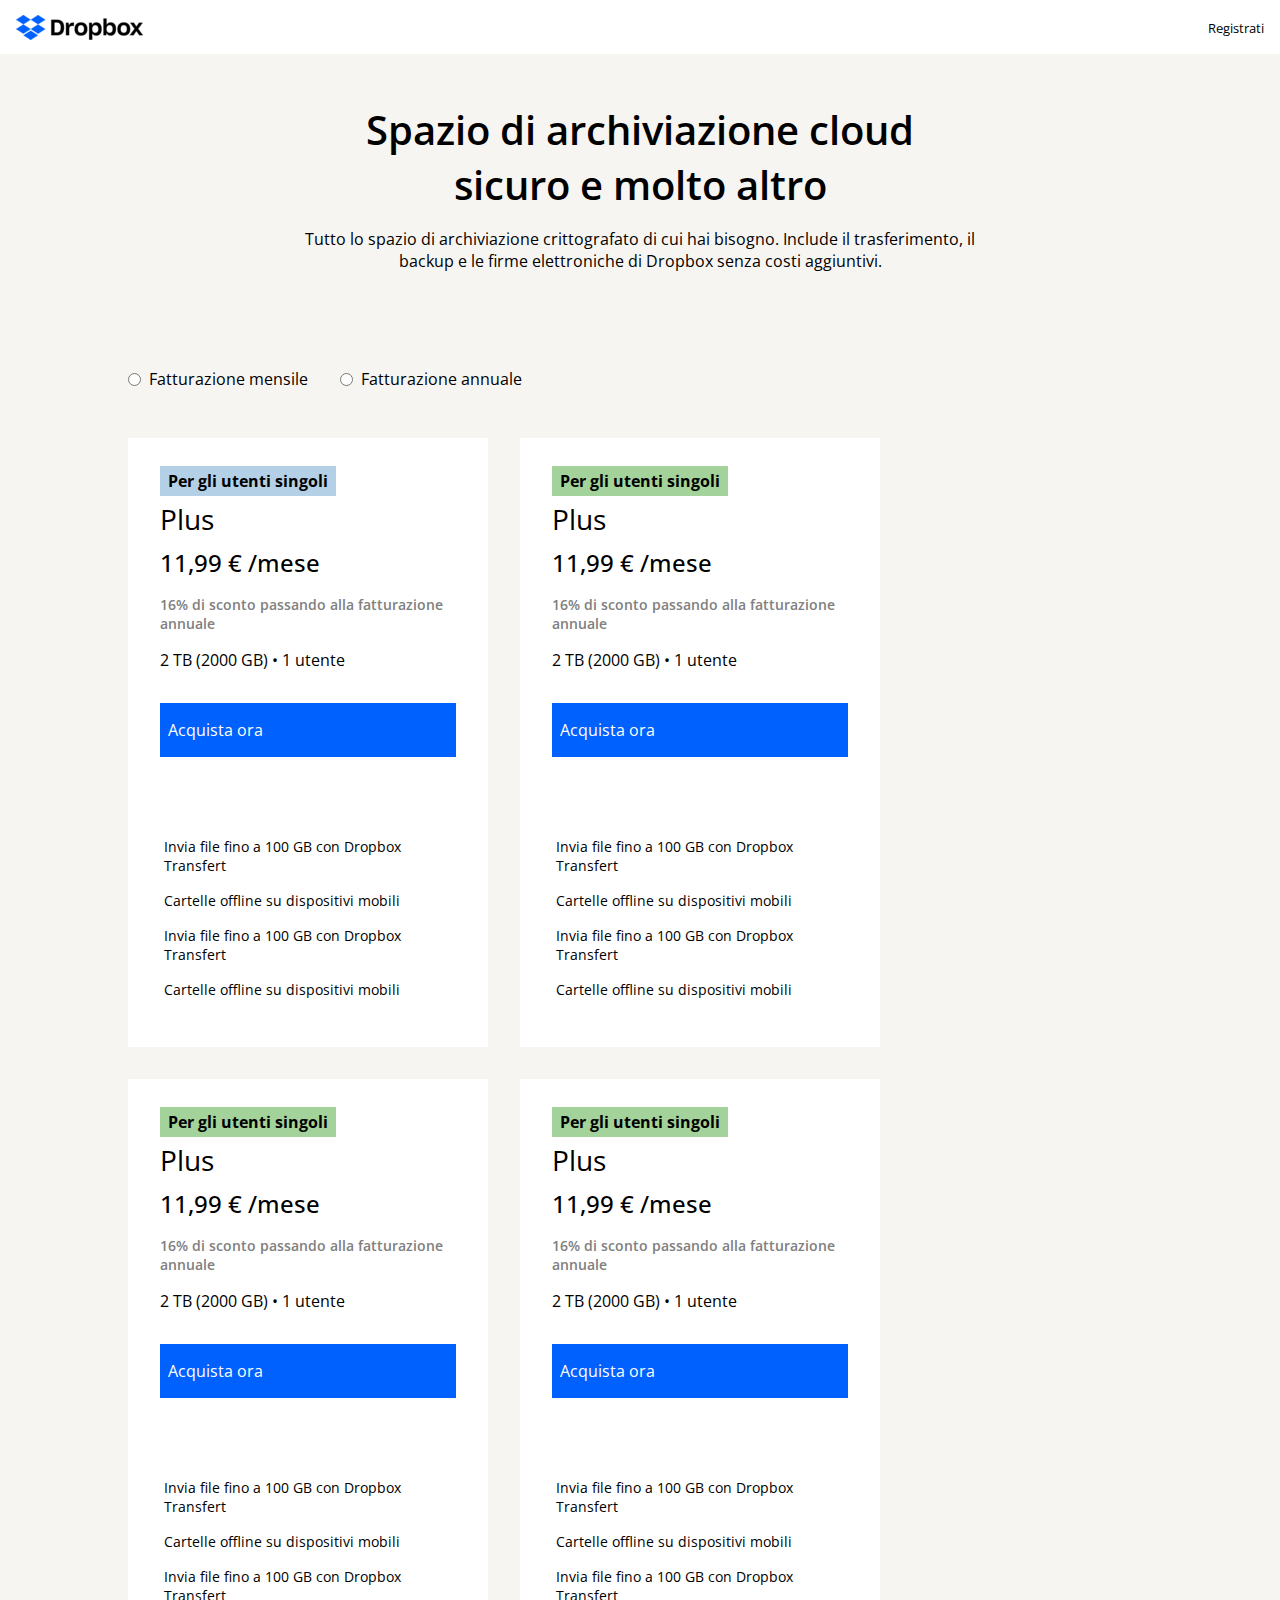
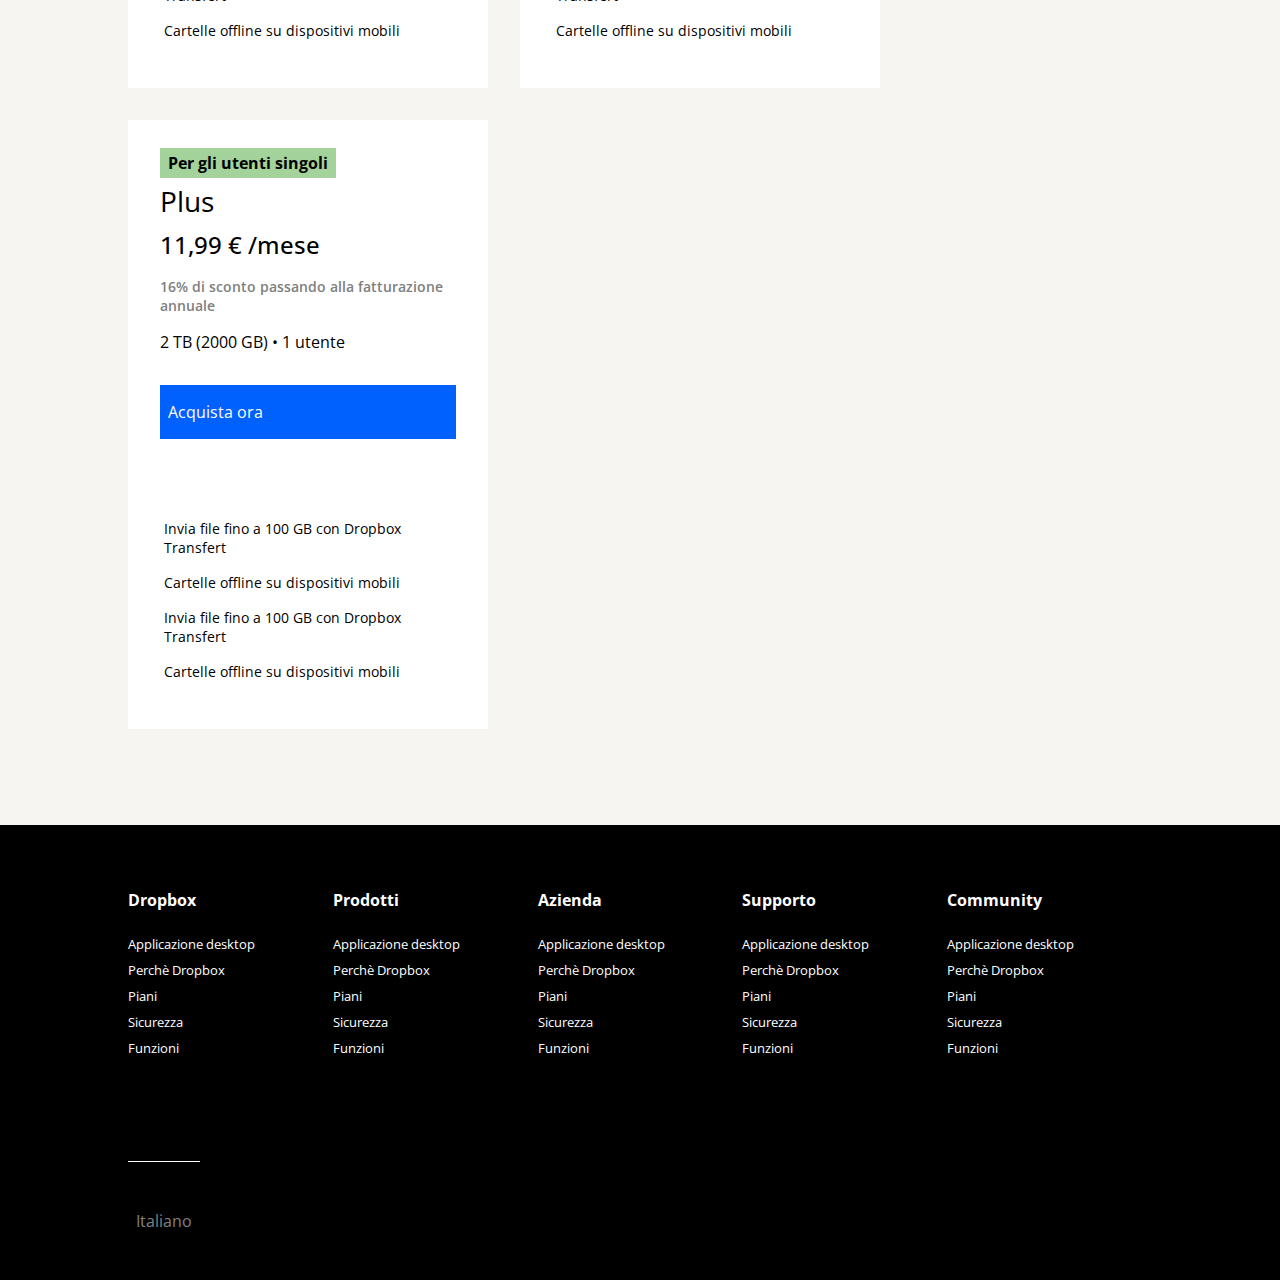
<file: assets/link/piani.html>
<!DOCTYPE html>
<html lang="en">
<head>
    <meta charset="UTF-8">
    <meta name="viewport" content="width=device-width, initial-scale=1.0">
    <title>Piani</title>
    <link rel="preconnect" href="https://fonts.googleapis.com">
    <link rel="preconnect" href="https://fonts.gstatic.com" crossorigin>
    <link href="https://fonts.googleapis.com/css2?family=Open+Sans:wght@300;400;500;600;700;800&display=swap" rel="stylesheet">
    <link rel="stylesheet" href="https://cdnjs.cloudflare.com/ajax/libs/font-awesome/6.4.0/css/all.min.css" integrity="sha512-iecdLmaskl7CVkqkXNQ/ZH/XLlvWZOJyj7Yy7tcenmpD1ypASozpmT/E0iPtmFIB46ZmdtAc9eNBvH0H/ZpiBw==" crossorigin="anonymous" referrerpolicy="no-referrer" />
    <link rel="stylesheet" href="../css/style.css">
    <link rel="stylesheet" href="../css/bonus.css">
    <link rel="stylesheet" href="../css/piani.css">
</head>
<body>
    <header>
        <nav class="d_flex space_between">
            <div class="left_nav col_5 d_flex items_center">
                <div class="logo d_flex items_center">
                    <a href="#">
                        <img src="../img/logo-small.png" alt="logo dropbox">
                    </a>
                </div>
            </div>
            <!-- /.left_nav -->

            <div class="right_nav col_5 d_flex items_center flex_end">
                <ul class="links_header unstyled_list d_flex">
                    <li>
                        <a href="#">Registrati</a>
                    </li>
                </ul>
            </div>
            <!-- /.right_nav -->

        </nav>
        <!-- /nav -->

    </header>
    <!-- /header -->

    <main>
        <section>
            <div class="container_centered_xs cloud">
                <h2>Spazio di archiviazione cloud sicuro e molto altro</h2>
                <div>
                    Tutto lo spazio di archiviazione crittografato di cui hai bisogno. Include il trasferimento, il backup e le firme elettroniche di Dropbox senza costi aggiuntivi.
                </div>
            </div>
        </section>

        <section id="planes_card">
            <div class="container_centered">
                <div id="billing" class="d_flex gap_4 pad_y_6">
                    <div class="d_flex items_center gap_1">
                        <input type="radio" name="billing" value="month">Fatturazione mensile
                    </div>
                    <div class="d_flex items_center gap_1">
                        <input type="radio" name="billing" value="year">Fatturazione annuale
                    </div>
                </div>

                <div class="cards d_flex wrap gap_4">

                    <div class="card">
                        <div class="plane_description">
                            <span class="target single">
                                    <i class="fa-regular fa-user"></i>
                                    <strong>Per gli utenti singoli</strong>
                            </span>

                            <div class="type">
                                Plus
                            </div>

                            <div class="expense">
                                11,99 &euro; /mese
                            </div>

                            <div class="rebate">
                                16% di sconto passando alla fatturazione annuale
                            </div>

                            <div>
                                2 TB (2000 GB) • 1 utente
                            </div>
                        </div>
                        <!-- /.plane_description -->

                        <div class="buy btn_blue_big">
                            <a href="#">
                                <div>Acquista ora</div>
                                <div>
                                    <i class="fa-solid fa-arrow-right"></i>
                                </div>
                            </a>
                        </div>
                        <!-- /.buy -->

                        <div class="plus">
                            <div class="d_flex">
                                <div>
                                    <i class="fa-solid fa-check fa-lg"></i>
                                </div>
                                <div>Invia file fino a 100 GB con Dropbox Transfert</div>
                            </div>
    
                            <div class="d_flex">
                                <div>
                                    <i class="fa-solid fa-check fa-lg"></i>
                                </div>
                                <div>Cartelle offline su dispositivi mobili</div>
                            </div>
                            <div class="d_flex">
                                <div>
                                    <i class="fa-solid fa-check fa-lg"></i>
                                </div>
                                <div>Invia file fino a 100 GB con Dropbox Transfert</div>
                            </div>
    
                            <div class="d_flex">
                                <div>
                                    <i class="fa-solid fa-check fa-lg"></i>
                                </div>
                                <div>Cartelle offline su dispositivi mobili</div>
                            </div>
                        </div>
                        <!-- /.plus -->
                        
                    </div>
                    <!-- /.card -->

                    <div class="card">
                        <div class="plane_description">
                            <span class="target multi">
                                    <i class="fa-regular fa-user"></i>
                                    <strong>Per gli utenti singoli</strong>
                            </span>

                            <div class="type">
                                Plus
                            </div>

                            <div class="expense">
                                11,99 &euro; /mese
                            </div>

                            <div class="rebate">
                                16% di sconto passando alla fatturazione annuale
                            </div>

                            <div>
                                2 TB (2000 GB) • 1 utente
                            </div>
                        </div>
                        <!-- /.plane_description -->

                        <div class="buy btn_blue_big">
                            <a href="#">
                                <div>Acquista ora</div>
                                <div>
                                    <i class="fa-solid fa-arrow-right"></i>
                                </div>
                            </a>
                        </div>
                        <!-- /.buy -->

                        <div class="plus">
                            <div class="d_flex">
                                <div>
                                    <i class="fa-solid fa-check fa-lg"></i>
                                </div>
                                <div>Invia file fino a 100 GB con Dropbox Transfert</div>
                            </div>
    
                            <div class="d_flex">
                                <div>
                                    <i class="fa-solid fa-check fa-lg"></i>
                                </div>
                                <div>Cartelle offline su dispositivi mobili</div>
                            </div>
                            <div class="d_flex">
                                <div>
                                    <i class="fa-solid fa-check fa-lg"></i>
                                </div>
                                <div>Invia file fino a 100 GB con Dropbox Transfert</div>
                            </div>
    
                            <div class="d_flex">
                                <div>
                                    <i class="fa-solid fa-check fa-lg"></i>
                                </div>
                                <div>Cartelle offline su dispositivi mobili</div>
                            </div>
                        </div>
                        <!-- /.plus -->
                        
                    </div>
                    <!-- /.card -->

                    <div class="card">
                        <div class="plane_description">
                            <span class="target multi">
                                    <i class="fa-regular fa-user"></i>
                                    <strong>Per gli utenti singoli</strong>
                            </span>

                            <div class="type">
                                Plus
                            </div>

                            <div class="expense">
                                11,99 &euro; /mese
                            </div>

                            <div class="rebate">
                                16% di sconto passando alla fatturazione annuale
                            </div>

                            <div>
                                2 TB (2000 GB) • 1 utente
                            </div>
                        </div>
                        <!-- /.plane_description -->

                        <div class="buy btn_blue_big">
                            <a href="#">
                                <div>Acquista ora</div>
                                <div>
                                    <i class="fa-solid fa-arrow-right"></i>
                                </div>
                            </a>
                        </div>
                        <!-- /.buy -->

                        <div class="plus">
                            <div class="d_flex">
                                <div>
                                    <i class="fa-solid fa-check fa-lg"></i>
                                </div>
                                <div>Invia file fino a 100 GB con Dropbox Transfert</div>
                            </div>
    
                            <div class="d_flex">
                                <div>
                                    <i class="fa-solid fa-check fa-lg"></i>
                                </div>
                                <div>Cartelle offline su dispositivi mobili</div>
                            </div>
                            <div class="d_flex">
                                <div>
                                    <i class="fa-solid fa-check fa-lg"></i>
                                </div>
                                <div>Invia file fino a 100 GB con Dropbox Transfert</div>
                            </div>
    
                            <div class="d_flex">
                                <div>
                                    <i class="fa-solid fa-check fa-lg"></i>
                                </div>
                                <div>Cartelle offline su dispositivi mobili</div>
                            </div>
                        </div>
                        <!-- /.plus -->
                        
                    </div>
                    <!-- /.card -->

                    <div class="card">
                        <div class="plane_description">
                            <span class="target multi">
                                    <i class="fa-regular fa-user"></i>
                                    <strong>Per gli utenti singoli</strong>
                            </span>

                            <div class="type">
                                Plus
                            </div>

                            <div class="expense">
                                11,99 &euro; /mese
                            </div>

                            <div class="rebate">
                                16% di sconto passando alla fatturazione annuale
                            </div>

                            <div>
                                2 TB (2000 GB) • 1 utente
                            </div>
                        </div>
                        <!-- /.plane_description -->

                        <div class="buy btn_blue_big">
                            <a href="#">
                                <div>Acquista ora</div>
                                <div>
                                    <i class="fa-solid fa-arrow-right"></i>
                                </div>
                            </a>
                        </div>
                        <!-- /.buy -->

                        <div class="plus">
                            <div class="d_flex">
                                <div>
                                    <i class="fa-solid fa-check fa-lg"></i>
                                </div>
                                <div>Invia file fino a 100 GB con Dropbox Transfert</div>
                            </div>
    
                            <div class="d_flex">
                                <div>
                                    <i class="fa-solid fa-check fa-lg"></i>
                                </div>
                                <div>Cartelle offline su dispositivi mobili</div>
                            </div>
                            <div class="d_flex">
                                <div>
                                    <i class="fa-solid fa-check fa-lg"></i>
                                </div>
                                <div>Invia file fino a 100 GB con Dropbox Transfert</div>
                            </div>
    
                            <div class="d_flex">
                                <div>
                                    <i class="fa-solid fa-check fa-lg"></i>
                                </div>
                                <div>Cartelle offline su dispositivi mobili</div>
                            </div>
                        </div>
                        <!-- /.plus -->
                        
                    </div>
                    <!-- /.card -->

                    <div class="card">
                        <div class="plane_description">
                            <span class="target multi">
                                    <i class="fa-regular fa-user"></i>
                                    <strong>Per gli utenti singoli</strong>
                            </span>

                            <div class="type">
                                Plus
                            </div>

                            <div class="expense">
                                11,99 &euro; /mese
                            </div>

                            <div class="rebate">
                                16% di sconto passando alla fatturazione annuale
                            </div>

                            <div>
                                2 TB (2000 GB) • 1 utente
                            </div>
                        </div>
                        <!-- /.plane_description -->

                        <div class="buy btn_blue_big">
                            <a href="#">
                                <div>Acquista ora</div>
                                <div>
                                    <i class="fa-solid fa-arrow-right"></i>
                                </div>
                            </a>
                        </div>
                        <!-- /.buy -->

                        <div class="plus">
                            <div class="d_flex">
                                <div>
                                    <i class="fa-solid fa-check fa-lg"></i>
                                </div>
                                <div>Invia file fino a 100 GB con Dropbox Transfert</div>
                            </div>
    
                            <div class="d_flex">
                                <div>
                                    <i class="fa-solid fa-check fa-lg"></i>
                                </div>
                                <div>Cartelle offline su dispositivi mobili</div>
                            </div>
                            <div class="d_flex">
                                <div>
                                    <i class="fa-solid fa-check fa-lg"></i>
                                </div>
                                <div>Invia file fino a 100 GB con Dropbox Transfert</div>
                            </div>
    
                            <div class="d_flex">
                                <div>
                                    <i class="fa-solid fa-check fa-lg"></i>
                                </div>
                                <div>Cartelle offline su dispositivi mobili</div>
                            </div>
                        </div>
                        <!-- /.plus -->
                        
                    </div>
                    <!-- /.card -->

                </div>
                <!-- /.cards -->

            </div>
        </section>
        <!-- /.planes_card -->
    </main>
    <!-- /main -->

    <footer>
        <div class="container_centered">
            <div class="footer_top d_flex">
                <div>
                    <ul class="unstyled_list">
                        <li>
                            <h4>Dropbox</h4>
                        </li>
                        <li>
                            <a href="#">Applicazione desktop</a>
                        </li>
                        <li>
                            <a href="#">Perchè Dropbox</a>
                        </li>
                        <li>
                            <a href="#">Piani</a>
                        </li>
                        <li>
                            <a href="#">Sicurezza</a>
                        </li>
                        <li>
                            <a href="#">Funzioni</a>
                        </li>
                    </ul>
                </div>
                <div>
                    <ul class="unstyled_list">
                        <li>
                            <h4>Prodotti</h4>
                        </li>
                        <li>
                            <a href="#">Applicazione desktop</a>
                        </li>
                        <li>
                            <a href="#">Perchè Dropbox</a>
                        </li>
                        <li>
                            <a href="#">Piani</a>
                        </li>
                        <li>
                            <a href="#">Sicurezza</a>
                        </li>
                        <li>
                            <a href="#">Funzioni</a>
                        </li>
                    </ul>
                </div>
                <div>
                    <ul class="unstyled_list">
                        <li>
                            <h4>Azienda</h4>
                        </li>
                        <li>
                            <a href="#">Applicazione desktop</a>
                        </li>
                        <li>
                            <a href="#">Perchè Dropbox</a>
                        </li>
                        <li>
                            <a href="#">Piani</a>
                        </li>
                        <li>
                            <a href="#">Sicurezza</a>
                        </li>
                        <li>
                            <a href="#">Funzioni</a>
                        </li>
                    </ul>
                </div>
                <div>
                    <ul class="unstyled_list">
                        <li>
                            <h4>Supporto</h4>
                        </li>
                        <li>
                            <a href="#">Applicazione desktop</a>
                        </li>
                        <li>
                            <a href="#">Perchè Dropbox</a>
                        </li>
                        <li>
                            <a href="#">Piani</a>
                        </li>
                        <li>
                            <a href="#">Sicurezza</a>
                        </li>
                        <li>
                            <a href="#">Funzioni</a>
                        </li>
                    </ul>
                </div>
                <div>
                    <ul class="unstyled_list">
                        <li>
                            <h4>Community</h4>
                        </li>
                        <li>
                            <a href="#">Applicazione desktop</a>
                        </li>
                        <li>
                            <a href="#">Perchè Dropbox</a>
                        </li>
                        <li>
                            <a href="#">Piani</a>
                        </li>
                        <li>
                            <a href="#">Sicurezza</a>
                        </li>
                        <li>
                            <a href="#">Funzioni</a>
                        </li>
                    </ul>
                </div>
            </div>
            <!-- /.footer_top -->

            <div class="footer_bottom">
                <div class="language d_flex gap_1">
                    <div>
                        <i class="fa-solid fa-earth-americas"></i>
                    </div>
                    <div>Italiano</div>
                    <div>
                        <i class="fa-solid fa-sort-up fa-2xs"></i>
                    </div>
                </div>
            </div>
            <!-- /.footer_bottom -->

        </div>
    </footer>
    <!-- /footer -->
</body>
</html>
</file>
<file: assets/css/style.css>
/* #region common */

* {
    box-sizing: border-box;
    margin: 0;
    padding: 0;
}

body {
    font-family: 'Open Sans', sans-serif;
}

:root {
    --db-black: rgb(0, 0, 0);
    --db-white: rgb(255, 255, 255);
    --db-light: rgb(245, 245, 245);
    --db-btn: rgb(0, 97, 255);
    --db-bg-jumbo: rgb(180, 208, 231);
    --db-business: rgb(97, 8, 43);

    --db-big-square: rgb(245, 245, 245);
    --db-square1: rgb(163, 211, 154);
    --db-square2: rgb(96, 9, 43);
    --db-square3: rgb(1, 146, 208);
    --db-square4: rgb(254, 28, 29);
    --db-square5: rgb(212, 1, 31);
    --db-square6: rgb(180, 208, 231);
    --db-square7: rgb(13, 37, 128);
    --db-square8: rgb(254, 216, 49);
}

a {
    text-decoration: none;
}

header {
    position: sticky;
    top: 0;
    left: 0;
    background-color: var(--db-white);
    z-index: 100;
}

header a {
    color: var(--db-black);
    font-size: 0.8rem;
}

h3 {
    font-size: 2rem;
}

h4 {
    font-size: 1.5rem;
}

footer {
    background-color: var(--db-black);
}


footer, footer a{
    color: white;
}
/* #endregion common */



/* #region header */

.logo {
    height: 100%;
    padding: 0 1rem;
}

.logo img {
    display: block;
}

.right_nav > div {
    padding-right: 1rem;
}

/* #endregion header */



/* #region main */

/* section jumbo */
#jumbo {
    background-color: var(--db-bg-jumbo);
}

#jumbo_head {
    font-size: 3rem;
}


#jumbo_description > div {
    padding-bottom: 3rem;
}

#jumbo_description div:last-of-type {
    padding-bottom: 0;
}

#jumbo_description div:last-of-type a{
    color: var(--db-black);
}

#jumbo_img {
    margin-bottom: -5rem;
}

/* section planes */


.plane_col {
    border: 1px solid rgba(0, 0, 0, 0.25);
    font-size: 0.8rem;
}
.name_plane {
    border-bottom: 1px solid rgba(0, 0, 0, 0.25);
    padding: 0.5rem 0;
    font-size: 0.8rem;
}

#planes .btn_blue_big a {
    display: block;
}
.plane_block > div {
    padding: 0.5rem 0;
}


#planes .col_4 .p_top_3 span {
    padding-bottom: 1.5rem;
    border-bottom:  1px solid rgba(0, 0, 0, 0.25);
}

.fa-check {
    color: var(--db-btn);
    padding-right: 0.25rem;
}

.term {
    font-size: 0.75rem;
    color: grey;
    font-weight: 300;
}

#enterprise {
    margin-top: 2rem;
    border: 1px solid rgba(0, 0, 0, 0.25);
    font-size: 0.8rem;
}

#enterprise .btn_blue_big {
    width: 80%;
    margin: auto;
}

#enterprise .col_8 > div {
    padding: 1.5rem;
}


/* section partner */
#partner .col_5 {
    padding: 3rem;
}

#partner .col_5 > div {
    padding-bottom: 2rem;
}

/* section operations */
#operations .row .col_4 {
    padding: 1.5rem;
}

#operations .row {
    margin: 0 -1.5rem;
}

/* section clients */

#container_box_client .left_box > div, #container_box_client .right_box > div {
    width: 50%;
    aspect-ratio: 1;

    display: flex;
    align-items: center;
    justify-content: center;
}

#clients img {
    width: 50%;
}


#clients .left_box img, #clients .right_box img {
    filter: invert(100%) sepia(99%) saturate(2%) hue-rotate(252deg) brightness(107%) contrast(100%);
}

#clients .description_box {
    background-color: var(--db-big-square);
    padding: 2rem;
}
#clients .description_box > div {
    padding-bottom: 2rem;
}

#clients .description_box hr {
    width: 100px;
    color: rgba(0, 0, 0, 0.25);
}

#clients .description_box img {
    padding-bottom: 3rem;
}

.square_1 {
    background-color: var(--db-square1);
    box-shadow: 0 0 0 12px inset rgb(214 255 201);
}
.square_2 {
    background-color: var(--db-square2);
}
.square_3 {
    background-color: var(--db-square3);
}
.square_4 {
    background-color: var(--db-square4);
}
.square_5 {
    background-color: var(--db-square5);
}
.square_6 {
    background-color: var(--db-square6);
}
.square_7 {
    background-color: var(--db-square7);
}
.square_8 {
    background-color: var(--db-square8);
}

#business {
    background-color: var(--db-bg-jumbo);
}
#business .container_centered_xs > div {
    padding: 8rem 0;
}

#business .btn_light {
    padding-left: 6rem;
}

#business .btn_light a {
    border: none;
}

#business h3 {
    color: var(--db-business);
}
/* section faq */

#faq {
    padding-bottom: 7rem;
}

#faq h3 {
    padding-bottom: 3rem;
    border-bottom: 1px solid black;
}

#faq .question_row {
    border-bottom: 1px solid black;
    padding: 2rem 0;
}

.answer {
    font-size: 0.9rem;
    display: none;
}

.question_row .arrow :last-of-type {
    display: none;
}

.question {
    font-weight: 700;
}
/* #endregion main */



/* #region footer */

.footer_top h4 {
    font-size: 1rem;
}

.footer_top > div {
    width: calc(100% / 5);
    min-width: 150px;
    
    padding-top: 4rem;
}

.footer_top {
    padding-bottom: 6rem;
}

.footer_bottom {
    display: inline-block;
    color: grey;
    border-top: 1px solid white;
    padding: 3rem 0;
}

.footer_top ul li:first-of-type {
    padding-bottom: 1.5rem;
    font-size: 1rem;
}

.footer_top ul li {
    padding-bottom: 0.5rem;
    font-size: 0.8rem;
}
/* #endregion footer */


/* #region utilities */
.d_flex {
    display: flex;
}

.space_between {
    justify-content: space-between;
}

.justify_center {
    justify-content: center;
}

.items_center {
    align-items: center;
}

.flex_end {
    justify-content: flex-end;
}
.wrap {
    flex-wrap: wrap;
}

.gap_4 {
    gap: 2rem;
}

.gap_2 {
    gap: 1rem;
}

.gap_1 {
    gap: 0.5rem;
}

.pad_y_6 {
    padding: 3rem 0;
}

.p_top_3 {
    padding-top: 1.5rem;
}

.p_top_4 {
    padding-top: 2rem;
}

.p_top_6 {
    padding-top: 3rem;
}

.p_top_16 {
    padding-top: 8rem;
}

.text_center {
    text-align: center;
}

.unstyled_list {
    list-style: none;
}

.container_centered {
    width: 80%;
    max-width: 1170px;
    margin: auto;
}

.container_centered_xs {
    width: 60%;
    max-width: 1000px;
    margin: auto;
}

.col_4 {
    width: calc(100% / 12 * 4);
    min-width: 200px;
}
.col_5 {
    width: calc(100% / 12 * 5);
    min-width: 200px;
}

.col_6 {
    width: calc(100% / 12 * 6);
    min-width: 200px;
}

.col_7 {
    width: calc(100% / 12 * 7);
    min-width: 200px;
}
.col_8 {
    width: calc(100% / 12 * 8);
    min-width: 200px;
}

.btn_blue a {
    background-color: var(--db-btn);
    color: var(--db-white);
    padding: 0.25rem 1rem;
}

.btn_blue_big a {
    background-color: var(--db-btn);
    color: var(--db-white);
    padding: 0.5rem 0.5rem;
    text-align: center;
}

.btn_light a {
    background-color: var(--db-white);
    color: var(--db-black);
    padding: 0.5rem 1rem;
    border: 1px solid black;
}


/* #endregion utilities */

/* #region effects */

header li, header .logo {
    border-bottom: 2px solid rgba(0, 0, 0, 0);
}

header li:hover, header .logo:hover {
    border-bottom: 2px solid black;
}

.btn_blue a {
    transition: background-color 0.3s;
}
.btn_blue a:hover {
    background-color: rgba(0, 98, 255, 0.7);
}

.btn_blue_big a {
    transition: background-color 0.3s;
}
.btn_blue_big a:hover {
    background-color: rgba(0, 98, 255, 0.7);
}


.btn_light a {
    transition: background-color 0.3s, color 0.3s;
}

.btn_light a:hover {
    background-color: var(--db-black);
    color: var(--db-light);
}


#clients .col_8 a:hover, #planes .col_4 .p_top_3 a:hover {
    text-decoration: underline;
}


#operations .col_4 {
    transition: box-shadow 0.5s;
}
#operations .col_4:hover {
    box-shadow: 0 0 10px rgba(0, 0, 0, 0.25);
}


.question_row:hover .answer {
    display: block;
}

.question_row:hover .arrow :last-of-type {
    display: block;
}
.question_row:hover .arrow :first-of-type {
    display: none;
}


footer a:hover {
    text-decoration: underline;
}

/* #endregion effects */

/* #region debug */
.debug header {
    background-color: red;
}

.debug main {
    min-height: 1000px;
    background-color: blue;
}

.debug footer {
    height: 400px;
    background-color: rgb(198, 0, 0);
}

.debug nav li {
    border: 1px dashed black;
}

.debug [class^=container_centered]{
    border: 1px dashed black;
    min-height: 200px;
}

.debug #jumbo_head {
    min-height: 50px;
    background-color: rgb(71, 71, 71);
}

.debug #jumbo_content {
    background-color: rgb(243, 101, 0);
    min-height: 200px;
}

.debug #jumbo_description, .debug #jumbo_img {
    background-color: yellow;
    min-height: 200px;
    border: 1px dashed black;
}

.debug #planes {
    background-color: bisque;
}

.debug #planes h3 {
    border: 1px dashed;
    font-size: 1.5rem;
}

.debug #billing > div {
    border: 1px dashed;
}

.debug #planes .row > .col_4 {
    min-height: 200px;
}

.debug #planes .col_4 > div {
    border: 1px dashed;
    padding: 1rem;
}

.debug [class^=col_] {
    border: 1px dashed;
    background-color: red;
}

.debug #enterprise {
    background-color: red;
}


.debug #partner {
    background-color: chocolate;
}
.debug #partner .row {
    min-height: 200px;
}

.debug #clients {
    background-color: springgreen;
}

.debug .footer_top > div {
    border: 1px dashed;
    background-color: yellow;
}

/* #endregion debug */
</file>
<file: assets/css/bonus.css>
/* #region hidden menu header */

header li, header .logo {
    border-bottom: none;
}

header li:hover, header .logo:hover {
    border-bottom: none;
} 


.links_header > li{
    position: relative;
    padding: 1rem;
}

.links_header > li:hover {
    background-color: var(--db-big-square);
}



.hidden_menu_why_dropbox, .hidden_menu_functions{
    display: none;
    position: absolute;
    left: 0;
    top: 100%;
    background-color: var(--db-big-square);
}

.hidden_menu_contacts, .hidden_menu_support {
    display: none;
    position: absolute;
    right: 0;
    top: 100%;
    background-color: var(--db-big-square);
}

li.why_dropbox:hover .hidden_menu_why_dropbox, li.functions:hover .hidden_menu_functions, li.contacts:hover .hidden_menu_contacts, li.support:hover .hidden_menu_support {
    display: flex;
}

.hidden_menu_col a, .hidden_menu_col strong {
    display: flex;
    padding: 1rem;
}

.hidden_menu_col {
    font-size: 0.75rem;
}

.hidden_menu_col ul li {
    min-width: 300px;
}

.hidden_menu_col li:hover a {
    background-color: grey;
}

/* #endregion hidden menu header */



/* #region login */

.container_login {
    width: calc(100% / 3);
    max-width: 700px;
    margin: auto;
    padding: 3rem;
}

.google, .apple {
    border: 1px solid rgba(0, 0, 0, 0.25);
    margin-top: 2rem;
    padding: 0.75rem;
    border-radius: 0.25rem;
    transition: background-color 0.3s;
}

.google:hover, .apple:hover {
    background-color: var(--db-big-square);
}

.google:hover a, .apple:hover a {
    color: black;
}


.enter a {
    font-size: 0.9rem;
    text-align: center;
    width: 100%;
    color: rgba(0, 0, 0, 0.75);
    font-weight: 600;
}

.enter h3 {
    font-size: 1.5rem;
    font-weight: 500;
}

.or {
    margin: 3rem 0;
}

.or div::before{
    content: '';
    width: 30%;
    display: inline-block;
    height: 1px;
    vertical-align: middle;
    background-color: rgba(0, 0, 0, 0.25);
}
.or div::after{
    content: '';
    width: 30%;
    display: inline-block;
    height: 1px;
    vertical-align: middle;
    background-color: rgba(0, 0, 0, 0.25);
}

.or div {
    text-align: center;
}

.or span {
    padding: 1rem;
}

.sign_in .email div {
    font-size: 0.8rem;
    color: rgba(0, 0, 0, 0.75);
    padding-bottom: 0.5rem;
}

.sign_in .email input {
    width: 100%;
    height: 50px;
    transition: box-shadow 0.3s;
}

.sign_in .email input:hover {
    box-shadow: 0 0 8px rgba(0, 0, 0, 0.25);
}

.sign_in  .btn_blue_big {
    margin-top: 2rem;
}
.sign_in  .btn_blue_big a {
    display: block;
}
/* #endregion login */
</file>
<file: assets/css/piani.css>
:root {
    --db-black: rgb(0, 0, 0);
    --db-white: rgb(255, 255, 255);
    --db-light: rgb(245, 245, 245);
    --db-btn: rgb(0, 97, 255);
    --db-bg-jumbo: rgb(180, 208, 231);
    --db-business: rgb(97, 8, 43);

    --db-big-square: rgb(245, 245, 245);
    --db-square1: rgb(163, 211, 154);
    --db-square2: rgb(96, 9, 43);
    --db-square3: rgb(1, 146, 208);
    --db-square4: rgb(254, 28, 29);
    --db-square5: rgb(212, 1, 31);
    --db-square6: rgb(180, 208, 231);
    --db-square7: rgb(13, 37, 128);
    --db-square8: rgb(254, 216, 49);
}




body {
    background-color: rgb(247, 245, 242);
}

.cloud {
    padding: 3rem;
    text-align: center;
}

.cloud h2 {
    font-size: 2.5rem;
    font-weight: 600;
    padding-bottom: 1rem;
}

.cards {
    padding-bottom: 6rem;
}


.card {
    width: 360px;
    min-height: 200px;
    background-color: white;

    padding: 2rem;
}


.card .plane_description {
    padding-bottom: 2rem;
}

.target.single{
    padding: 0.25rem 0.5rem;
    background-color: var(--db-bg-jumbo);
}

.target.multi{
    padding: 0.25rem 0.5rem;
    background-color: var(--db-square1);
}

.type {
    font-size: 1.75rem;
    padding: 0.5rem 0;
}

.expense {
    font-size: 1.5rem;
    font-weight: 500;
}

.rebate {
    font-size: 0.9rem;
    font-weight: 600;
    color: grey;
    padding: 1rem 0;
}



.card .buy {
    padding-bottom: 5rem;
}

.buy a {
    display: flex;
    position: relative;
}

.buy a {
    padding: 1rem 0.5rem;
}

.buy a div:last-of-type {
    position: absolute;
    right: 3rem;
    transition: right 0.5s;
}

.buy a:hover div:last-of-type {
    right: 1.5rem;
}

.plus {
    font-size: 0.9rem;
}

.plus div {
    padding-bottom: 0.5rem;
}
</file>
